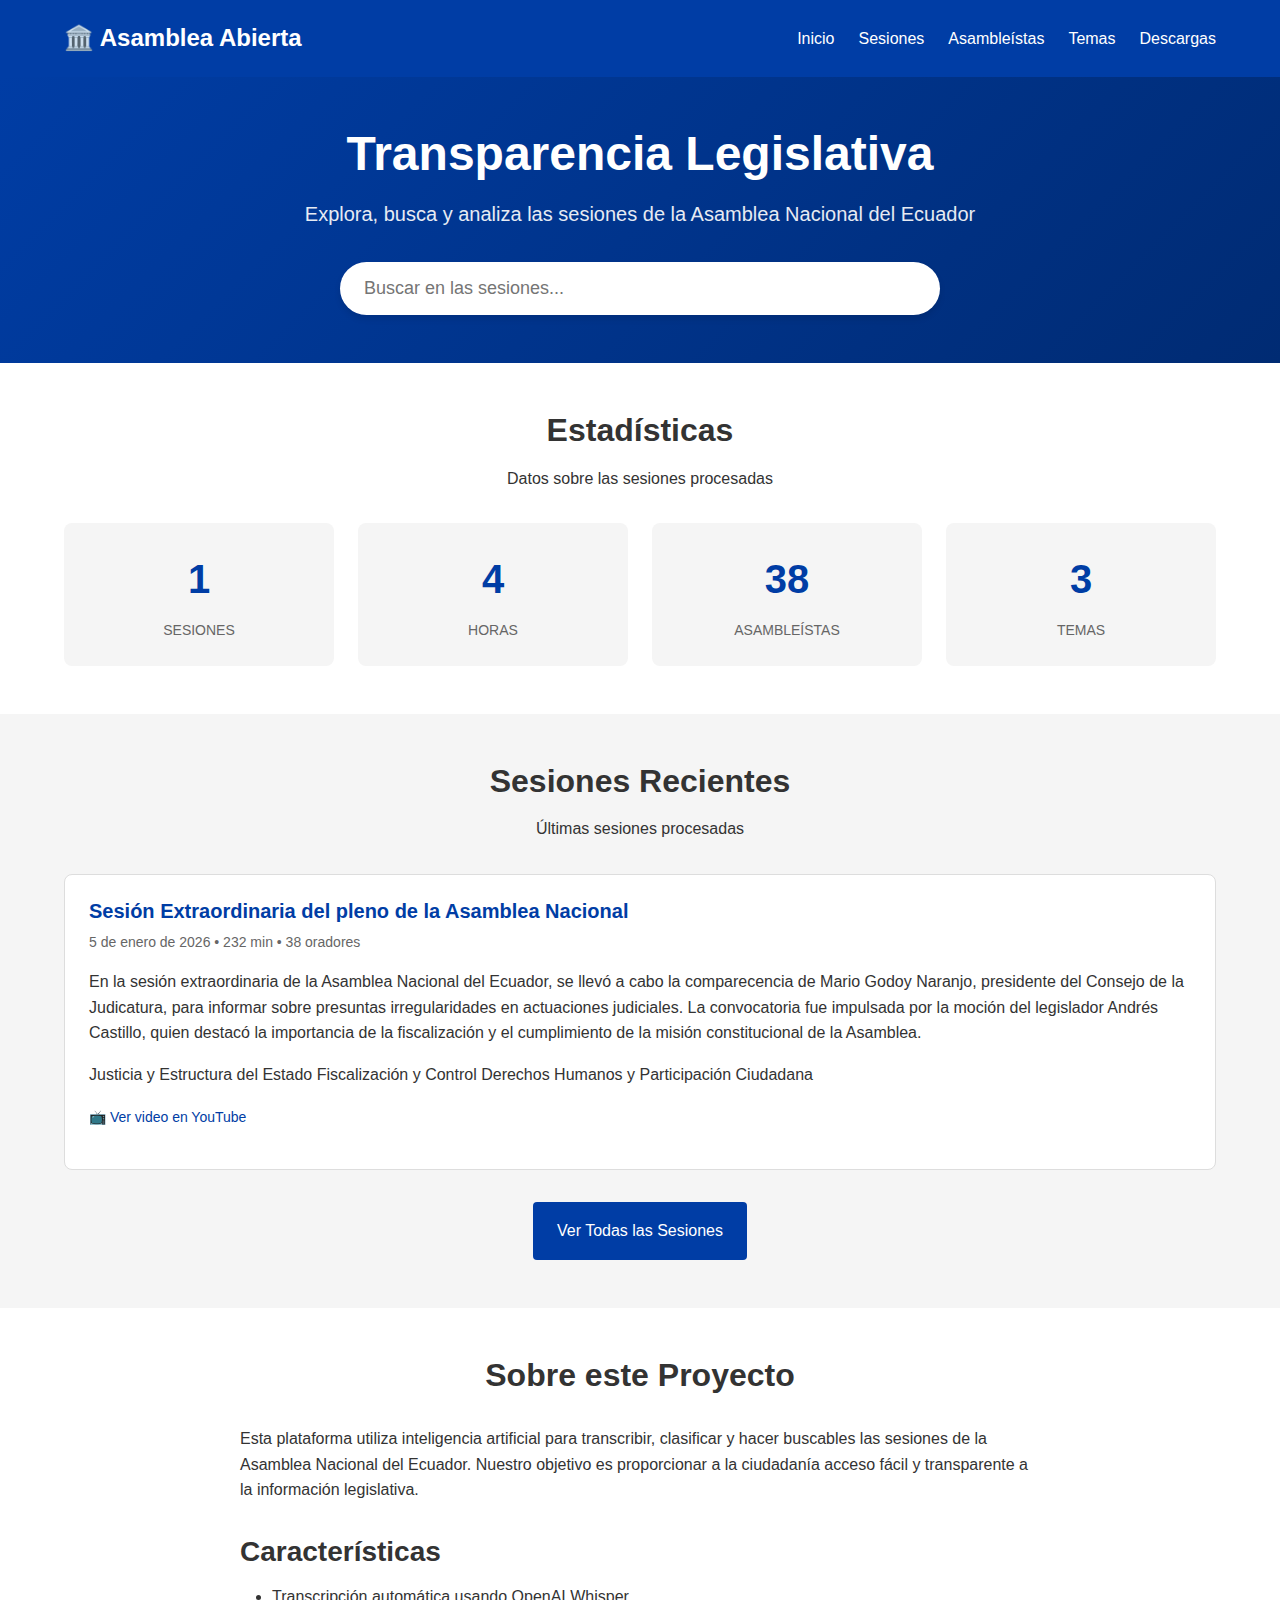
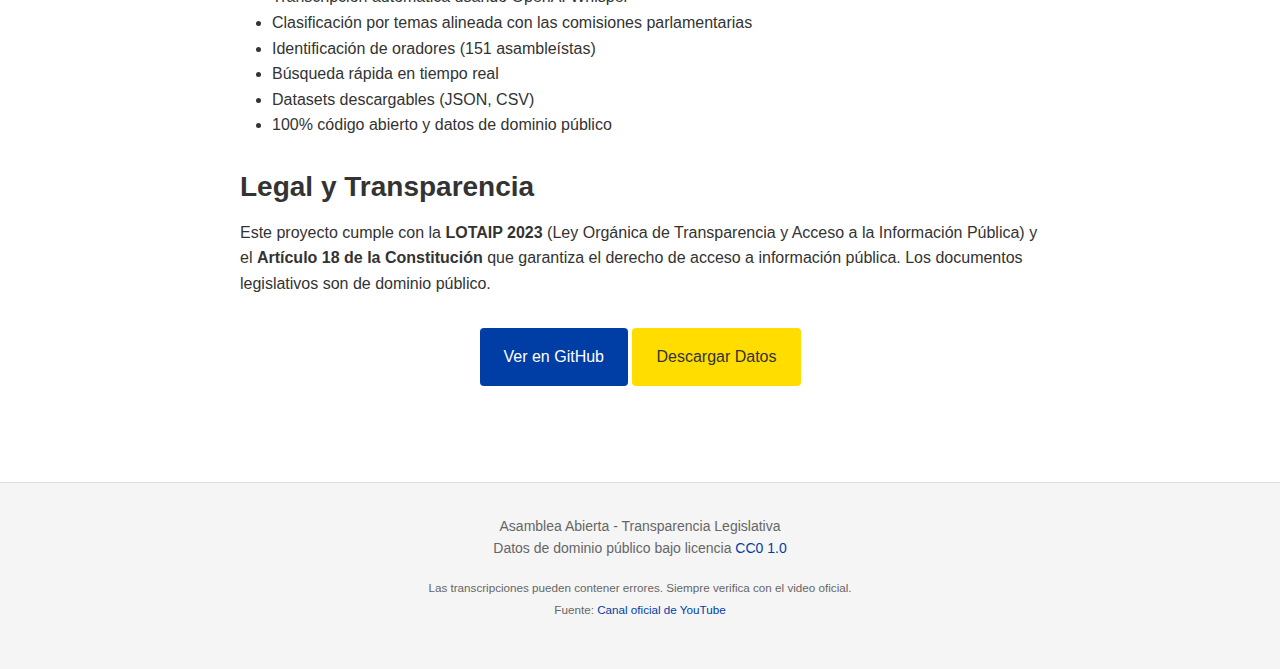
<file: docs/index.html>
<!DOCTYPE html>
<html lang="es">
<head>
    <meta charset="UTF-8">
    <meta name="viewport" content="width=device-width, initial-scale=1.0">
    <meta name="description" content="Plataforma de transparencia para la Asamblea Nacional del Ecuador. Busca, explora y analiza las sesiones legislativas.">
    <meta name="keywords" content="Asamblea Nacional, Ecuador, transparencia, sesiones, legislativas">
    <meta name="author" content="Transparency Platform">

    <title>Asamblea Abierta - Transparencia Legislativa</title>

    <link rel="stylesheet" href="assets/css/main.css">
</head>
<body>
    <header>
        <div class="container">
            <h1>🏛️ Asamblea Abierta</h1>
            <nav>
                <ul>
                    <li><a href="index.html">Inicio</a></li>
                    <li><a href="sessions.html">Sesiones</a></li>
                    <li><a href="speakers.html">Asambleístas</a></li>
                    <li><a href="topics.html">Temas</a></li>
                    <li><a href="download.html">Descargas</a></li>
                </ul>
            </nav>
        </div>
    </header>

    <section class="hero">
        <div class="container">
            <h1>Transparencia Legislativa</h1>
            <p>Explora, busca y analiza las sesiones de la Asamblea Nacional del Ecuador</p>

            <div class="search-bar">
                <input
                    type="text"
                    id="search-input"
                    placeholder="Buscar en las sesiones..."
                    autocomplete="off"
                >
            </div>
        </div>
    </section>

    <section class="section">
        <div class="container">
            <div class="section-header">
                <h2>Estadísticas</h2>
                <p>Datos sobre las sesiones procesadas</p>
            </div>

            <div class="stats-grid">
                <div class="stat-card">
                    <div class="stat-number" id="stat-sessions">-</div>
                    <div class="stat-label">Sesiones</div>
                </div>
                <div class="stat-card">
                    <div class="stat-number" id="stat-hours">-</div>
                    <div class="stat-label">Horas</div>
                </div>
                <div class="stat-card">
                    <div class="stat-number" id="stat-speakers">-</div>
                    <div class="stat-label">Asambleístas</div>
                </div>
                <div class="stat-card">
                    <div class="stat-number" id="stat-topics">-</div>
                    <div class="stat-label">Temas</div>
                </div>
            </div>
        </div>
    </section>

    <section class="section" style="background-color: var(--bg-light);">
        <div class="container">
            <div class="section-header">
                <h2>Sesiones Recientes</h2>
                <p>Últimas sesiones procesadas</p>
            </div>

            <div class="card-grid" id="recent-sessions">
                <!-- Sessions will be loaded dynamically -->
                <div class="card">
                    <h3 class="card-title">Cargando...</h3>
                    <p class="card-meta">Obteniendo datos...</p>
                    <div class="card-content">
                        <p>Por favor espere mientras cargamos las sesiones más recientes.</p>
                    </div>
                </div>
            </div>

            <div class="text-center mt-4">
                <a href="sessions.html" class="btn">Ver Todas las Sesiones</a>
            </div>
        </div>
    </section>

    <section class="section">
        <div class="container">
            <div class="section-header">
                <h2>Sobre este Proyecto</h2>
            </div>

            <div style="max-width: 800px; margin: 0 auto;">
                <p>
                    Esta plataforma utiliza inteligencia artificial para transcribir, clasificar y hacer
                    buscables las sesiones de la Asamblea Nacional del Ecuador. Nuestro objetivo es
                    proporcionar a la ciudadanía acceso fácil y transparente a la información legislativa.
                </p>

                <h3 class="mt-4">Características</h3>
                <ul style="margin-left: 2rem; margin-bottom: 1rem;">
                    <li>Transcripción automática usando OpenAI Whisper</li>
                    <li>Clasificación por temas alineada con las comisiones parlamentarias</li>
                    <li>Identificación de oradores (151 asambleístas)</li>
                    <li>Búsqueda rápida en tiempo real</li>
                    <li>Datasets descargables (JSON, CSV)</li>
                    <li>100% código abierto y datos de dominio público</li>
                </ul>

                <h3 class="mt-4">Legal y Transparencia</h3>
                <p>
                    Este proyecto cumple con la <strong>LOTAIP 2023</strong> (Ley Orgánica de
                    Transparencia y Acceso a la Información Pública) y el <strong>Artículo 18
                    de la Constitución</strong> que garantiza el derecho de acceso a información
                    pública. Los documentos legislativos son de dominio público.
                </p>

                <div class="text-center mt-4">
                    <a href="https://github.com/tu-usuario/asamblea-nacional" class="btn" target="_blank">
                        Ver en GitHub
                    </a>
                    <a href="download.html" class="btn btn-secondary">
                        Descargar Datos
                    </a>
                </div>
            </div>
        </div>
    </section>

    <footer>
        <div class="container">
            <p>
                Asamblea Abierta - Transparencia Legislativa<br>
                Datos de dominio público bajo licencia <a href="https://creativecommons.org/publicdomain/zero/1.0/" target="_blank">CC0 1.0</a>
            </p>
            <p>
                <small>
                    Las transcripciones pueden contener errores. Siempre verifica con el video oficial.<br>
                    Fuente: <a href="https://www.youtube.com/@AsambleaNacionalEc" target="_blank">Canal oficial de YouTube</a>
                </small>
            </p>
        </div>
    </footer>

    <script src="assets/js/main.js"></script>
</body>
</html>
</file>
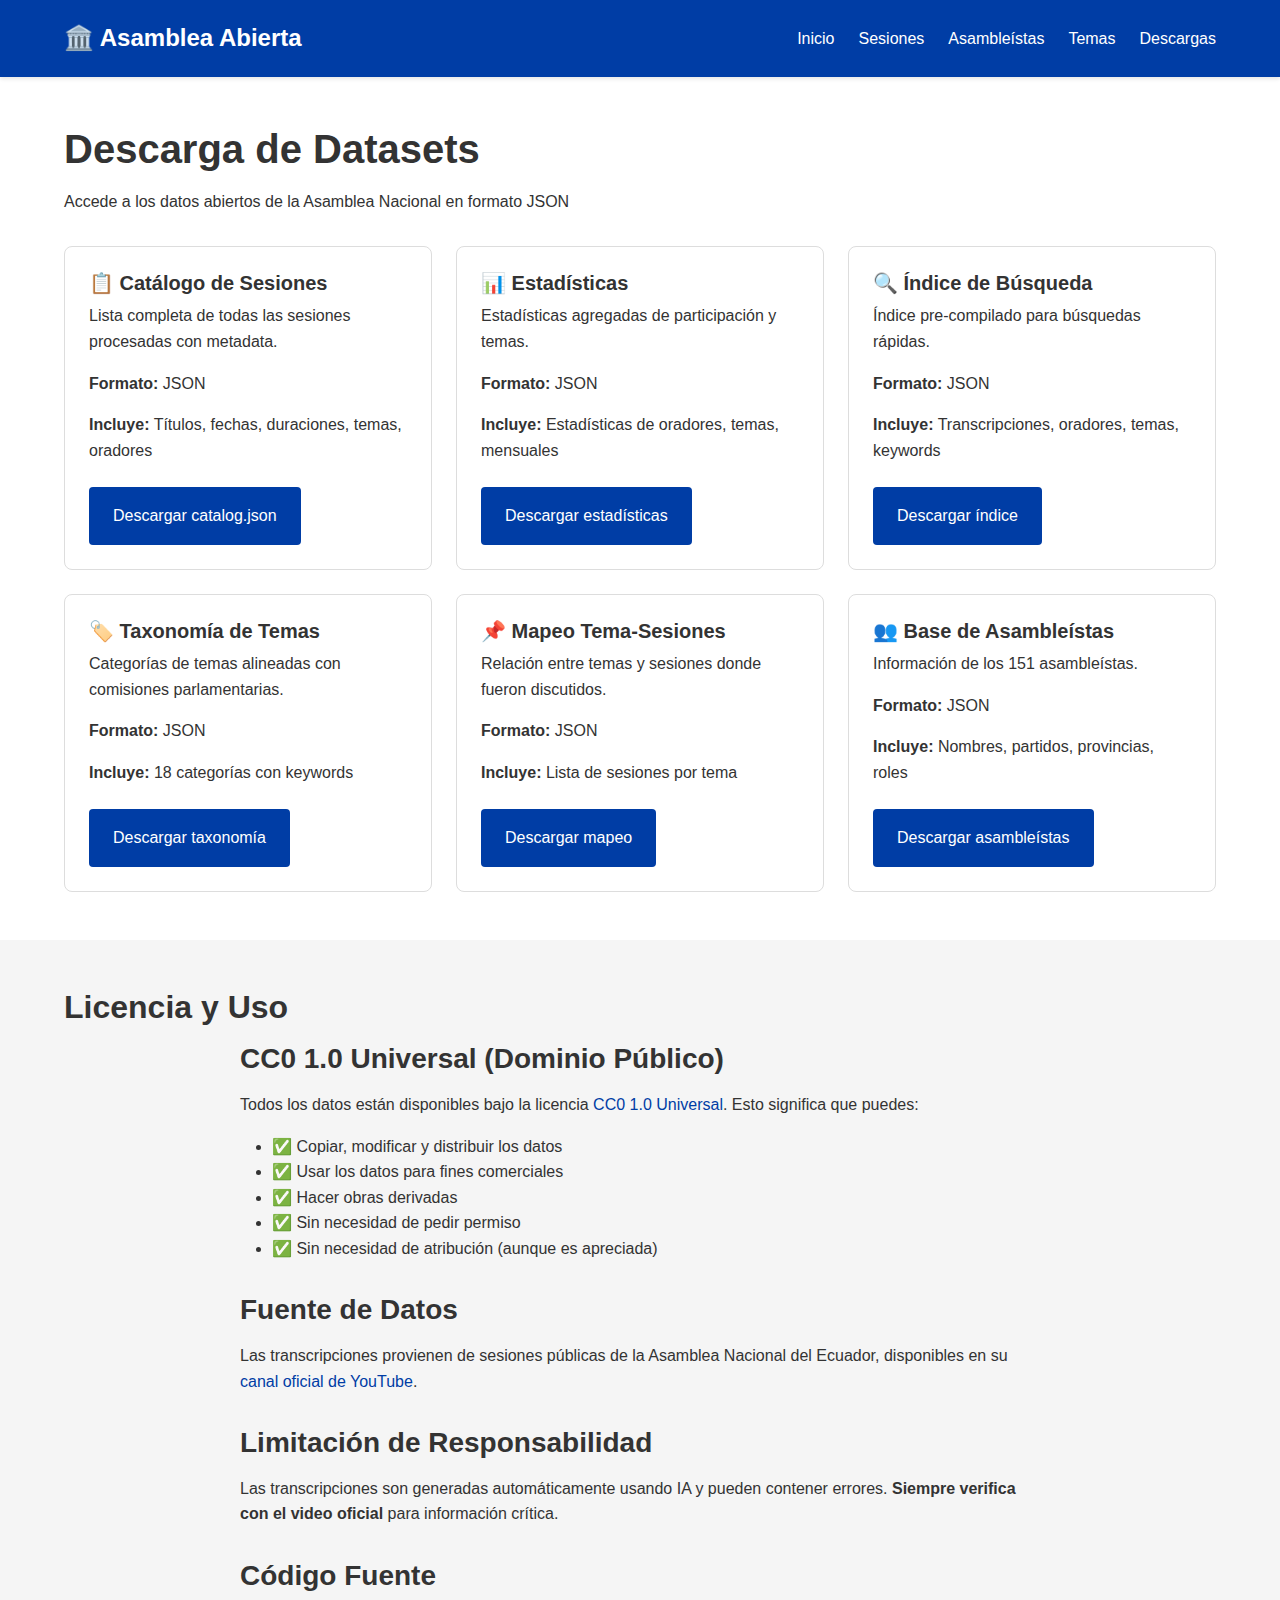
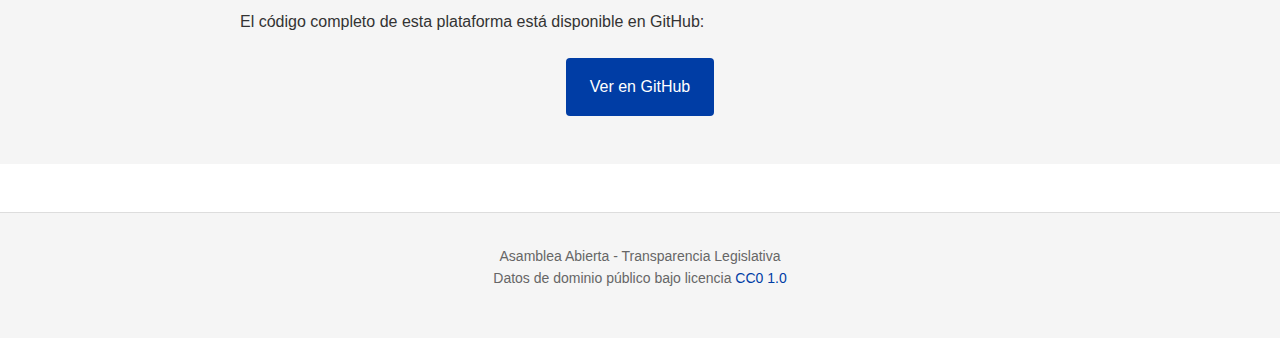
<file: docs/download.html>
<!DOCTYPE html>
<html lang="es">
<head>
    <meta charset="UTF-8">
    <meta name="viewport" content="width=device-width, initial-scale=1.0">
    <meta name="description" content="Descarga datasets de las sesiones de la Asamblea Nacional">
    <title>Descargas - Asamblea Abierta</title>
    <link rel="stylesheet" href="assets/css/main.css">
</head>
<body>
    <header>
        <div class="container">
            <h1>🏛️ Asamblea Abierta</h1>
            <nav>
                <ul>
                    <li><a href="index.html">Inicio</a></li>
                    <li><a href="sessions.html">Sesiones</a></li>
                    <li><a href="speakers.html">Asambleístas</a></li>
                    <li><a href="topics.html">Temas</a></li>
                    <li><a href="download.html">Descargas</a></li>
                </ul>
            </nav>
        </div>
    </header>

    <section class="section">
        <div class="container">
            <h1>Descarga de Datasets</h1>
            <p>Accede a los datos abiertos de la Asamblea Nacional en formato JSON</p>

            <div class="card-grid mt-4">
                <div class="card">
                    <h3 class="card-title">📋 Catálogo de Sesiones</h3>
                    <p>Lista completa de todas las sesiones procesadas con metadata.</p>
                    <p class="mt-2"><strong>Formato:</strong> JSON</p>
                    <p><strong>Incluye:</strong> Títulos, fechas, duraciones, temas, oradores</p>
                    <div class="mt-3">
                        <a href="./data/catalog.json" class="btn" download>Descargar catalog.json</a>
                    </div>
                </div>

                <div class="card">
                    <h3 class="card-title">📊 Estadísticas</h3>
                    <p>Estadísticas agregadas de participación y temas.</p>
                    <p class="mt-2"><strong>Formato:</strong> JSON</p>
                    <p><strong>Incluye:</strong> Estadísticas de oradores, temas, mensuales</p>
                    <div class="mt-3">
                        <a href="./data/stats/all-time.json" class="btn" download>Descargar estadísticas</a>
                    </div>
                </div>

                <div class="card">
                    <h3 class="card-title">🔍 Índice de Búsqueda</h3>
                    <p>Índice pre-compilado para búsquedas rápidas.</p>
                    <p class="mt-2"><strong>Formato:</strong> JSON</p>
                    <p><strong>Incluye:</strong> Transcripciones, oradores, temas, keywords</p>
                    <div class="mt-3">
                        <a href="./data/search/index.json" class="btn" download>Descargar índice</a>
                    </div>
                </div>

                <div class="card">
                    <h3 class="card-title">🏷️ Taxonomía de Temas</h3>
                    <p>Categorías de temas alineadas con comisiones parlamentarias.</p>
                    <p class="mt-2"><strong>Formato:</strong> JSON</p>
                    <p><strong>Incluye:</strong> 18 categorías con keywords</p>
                    <div class="mt-3">
                        <a href="./data/topics/taxonomy.json" class="btn" download>Descargar taxonomía</a>
                    </div>
                </div>

                <div class="card">
                    <h3 class="card-title">📌 Mapeo Tema-Sesiones</h3>
                    <p>Relación entre temas y sesiones donde fueron discutidos.</p>
                    <p class="mt-2"><strong>Formato:</strong> JSON</p>
                    <p><strong>Incluye:</strong> Lista de sesiones por tema</p>
                    <div class="mt-3">
                        <a href="./data/topics/topic-sessions.json" class="btn" download>Descargar mapeo</a>
                    </div>
                </div>

                <div class="card">
                    <h3 class="card-title">👥 Base de Asambleístas</h3>
                    <p>Información de los 151 asambleístas.</p>
                    <p class="mt-2"><strong>Formato:</strong> JSON</p>
                    <p><strong>Incluye:</strong> Nombres, partidos, provincias, roles</p>
                    <div class="mt-3">
                        <a href="./data/speakers/asambleistas.json" class="btn" download>Descargar asambleístas</a>
                    </div>
                </div>
            </div>
        </div>
    </section>

    <section class="section" style="background-color: var(--bg-light);">
        <div class="container">
            <h2>Licencia y Uso</h2>

            <div style="max-width: 800px; margin: 0 auto;">
                <h3>CC0 1.0 Universal (Dominio Público)</h3>
                <p>
                    Todos los datos están disponibles bajo la licencia
                    <a href="https://creativecommons.org/publicdomain/zero/1.0/" target="_blank">CC0 1.0 Universal</a>.
                    Esto significa que puedes:
                </p>

                <ul style="margin-left: 2rem; margin-top: 1rem;">
                    <li>✅ Copiar, modificar y distribuir los datos</li>
                    <li>✅ Usar los datos para fines comerciales</li>
                    <li>✅ Hacer obras derivadas</li>
                    <li>✅ Sin necesidad de pedir permiso</li>
                    <li>✅ Sin necesidad de atribución (aunque es apreciada)</li>
                </ul>

                <h3 class="mt-4">Fuente de Datos</h3>
                <p>
                    Las transcripciones provienen de sesiones públicas de la Asamblea Nacional del Ecuador,
                    disponibles en su
                    <a href="https://www.youtube.com/@AsambleaNacionalEc" target="_blank">canal oficial de YouTube</a>.
                </p>

                <h3 class="mt-4">Limitación de Responsabilidad</h3>
                <p>
                    Las transcripciones son generadas automáticamente usando IA y pueden contener errores.
                    <strong>Siempre verifica con el video oficial</strong> para información crítica.
                </p>

                <h3 class="mt-4">Código Fuente</h3>
                <p>
                    El código completo de esta plataforma está disponible en GitHub:
                </p>
                <div class="text-center mt-3">
                    <a href="https://github.com/tu-usuario/asamblea-nacional" class="btn" target="_blank">
                        Ver en GitHub
                    </a>
                </div>
            </div>
        </div>
    </section>

    <footer>
        <div class="container">
            <p>
                Asamblea Abierta - Transparencia Legislativa<br>
                Datos de dominio público bajo licencia <a href="https://creativecommons.org/publicdomain/zero/1.0/" target="_blank">CC0 1.0</a>
            </p>
        </div>
    </footer>
</body>
</html>
</file>
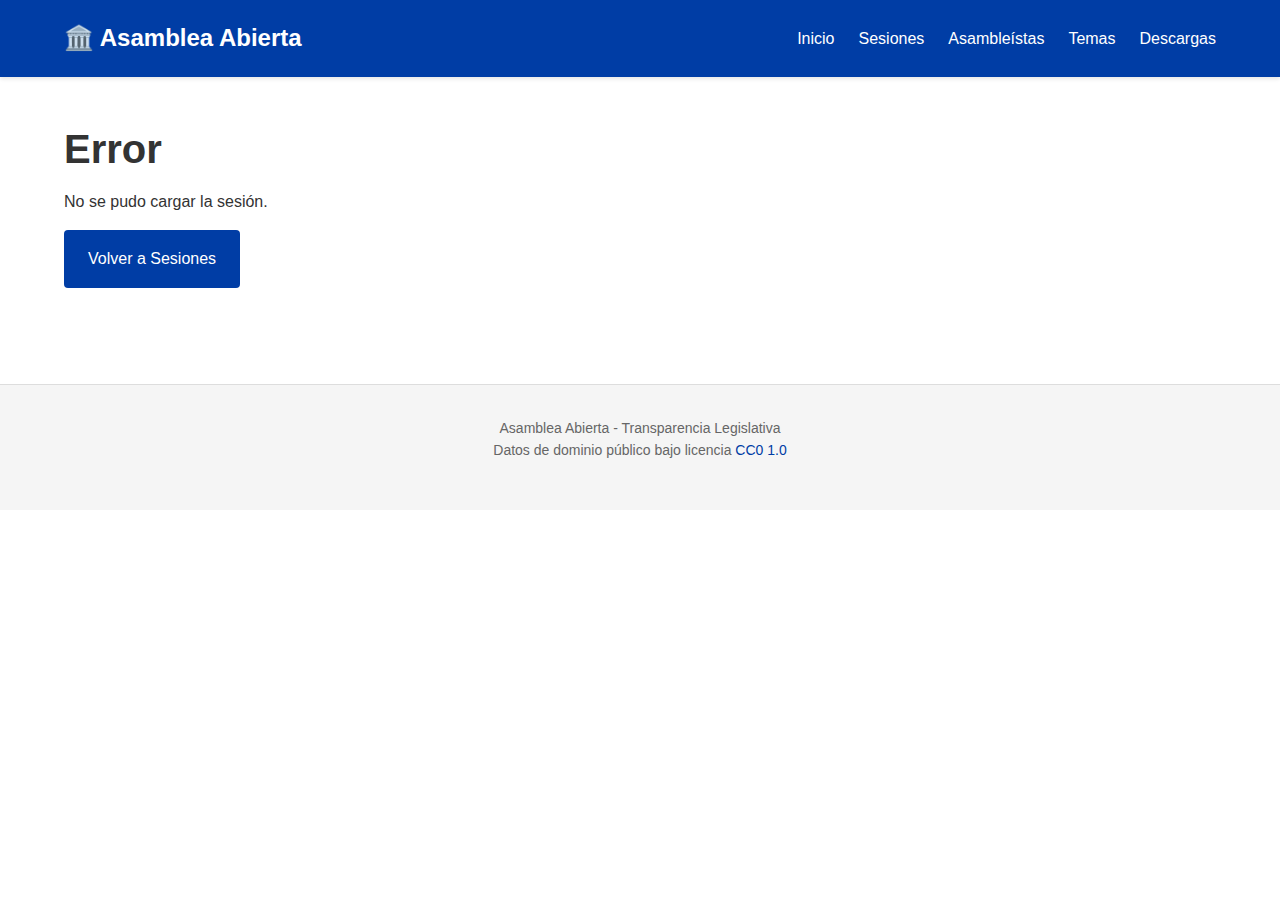
<file: docs/session-detail.html>
<!DOCTYPE html>
<html lang="es">
<head>
    <meta charset="UTF-8">
    <meta name="viewport" content="width=device-width, initial-scale=1.0">
    <title>Sesión - Asamblea Abierta</title>
    <link rel="stylesheet" href="assets/css/main.css">
</head>
<body>
    <header>
        <div class="container">
            <h1>🏛️ Asamblea Abierta</h1>
            <nav>
                <ul>
                    <li><a href="index.html">Inicio</a></li>
                    <li><a href="sessions.html">Sesiones</a></li>
                    <li><a href="speakers.html">Asambleístas</a></li>
                    <li><a href="topics.html">Temas</a></li>
                    <li><a href="download.html">Descargas</a></li>
                </ul>
            </nav>
        </div>
    </header>

    <section class="section">
        <div class="container">
            <div id="session-loading">
                <h1>Cargando sesión...</h1>
            </div>

            <div id="session-content" style="display: none;">
                <h1 id="session-title"></h1>

                <div class="card mt-3">
                    <div id="session-metadata"></div>
                </div>

                <div class="card mt-3">
                    <h3>Resumen</h3>
                    <p id="session-summary"></p>
                </div>

                <div class="card mt-3">
                    <h3>Temas Discutidos</h3>
                    <div id="session-topics"></div>
                </div>

                <div class="card mt-3">
                    <h3>Palabras Clave</h3>
                    <div id="session-keywords"></div>
                </div>

                <div class="card mt-3">
                    <h3>Transcripción Completa</h3>
                    <p style="color: var(--text-light); font-size: 0.875rem;">
                        Transcripción automática generada con IA. Puede contener errores.
                        <a id="youtube-link" href="#" target="_blank">Ver video oficial en YouTube</a>
                    </p>

                    <div style="margin: 1rem 0;">
                        <label>
                            <input type="checkbox" id="filter-identified" style="margin-right: 0.5rem;">
                            Mostrar solo segmentos con orador identificado
                        </label>
                    </div>

                    <div id="transcript" style="max-height: 600px; overflow-y: auto; background: var(--bg-light); padding: 1rem; border-radius: 4px; margin-top: 1rem;">
                    </div>
                </div>

                <div class="card mt-3">
                    <h3>Descargar Datos</h3>
                    <p>
                        <a id="download-json" class="btn" download>Descargar JSON completo</a>
                    </p>
                </div>
            </div>

            <div id="session-error" style="display: none;">
                <h1>Error</h1>
                <p>No se pudo cargar la sesión.</p>
                <a href="sessions.html" class="btn">Volver a Sesiones</a>
            </div>
        </div>
    </section>

    <footer>
        <div class="container">
            <p>
                Asamblea Abierta - Transparencia Legislativa<br>
                Datos de dominio público bajo licencia <a href="https://creativecommons.org/publicdomain/zero/1.0/" target="_blank">CC0 1.0</a>
            </p>
        </div>
    </footer>

    <script>
        // Get session ID from URL parameter
        const urlParams = new URLSearchParams(window.location.search);
        const sessionId = urlParams.get('id');

        if (!sessionId) {
            document.getElementById('session-loading').style.display = 'none';
            document.getElementById('session-error').style.display = 'block';
        } else {
            loadSession(sessionId);
        }

        async function loadSession(sessionId) {
            try {
                // Load session data
                const response = await fetch(`data/sessions/${sessionId}.json`);

                if (!response.ok) {
                    throw new Error('Session not found');
                }

                const session = await response.json();

                // Hide loading, show content
                document.getElementById('session-loading').style.display = 'none';
                document.getElementById('session-content').style.display = 'block';

                // Populate page
                document.getElementById('session-title').textContent = session.title || 'Sesión';

                // Metadata
                const date = new Date(session.date);
                const formattedDate = date.toLocaleDateString('es-EC', {
                    year: 'numeric',
                    month: 'long',
                    day: 'numeric'
                });
                const durationMinutes = Math.round(session.duration / 60);
                const speakerCount = session.speaker_stats ? session.speaker_stats.length : 0;

                document.getElementById('session-metadata').innerHTML = `
                    <p><strong>📅 Fecha:</strong> ${formattedDate}</p>
                    <p><strong>⏱️ Duración:</strong> ${durationMinutes} minutos (${(durationMinutes/60).toFixed(1)} horas)</p>
                    <p><strong>🎤 Oradores:</strong> ${speakerCount}</p>
                    <p><strong>📺 Video:</strong> <a href="${session.source_url}" target="_blank">Ver en YouTube</a></p>
                `;

                // Summary
                const summary = session.classification?.summary || 'No disponible';
                document.getElementById('session-summary').textContent = summary;

                // Topics
                const topics = session.classification?.topics || [];
                document.getElementById('session-topics').innerHTML = topics.map(topic =>
                    `<span style="display: inline-block; background: var(--primary-color); color: white; padding: 0.5rem 1rem; margin: 0.25rem; border-radius: 4px;">${topic}</span>`
                ).join('');

                // Keywords
                const keywords = session.classification?.keywords || [];
                document.getElementById('session-keywords').innerHTML = keywords.map(kw =>
                    `<span style="display: inline-block; background: var(--bg-light); padding: 0.25rem 0.5rem; margin: 0.25rem; border-radius: 4px; font-size: 0.875rem;">${kw}</span>`
                ).join('');

                // Transcript - render segments with timestamps and speakers
                const segments = session.segments || [];
                renderTranscript(segments, session.source_url);

                // Links
                document.getElementById('youtube-link').href = session.source_url;
                document.getElementById('download-json').href = `data/sessions/${sessionId}.json`;

                // Filter checkbox
                document.getElementById('filter-identified').addEventListener('change', (e) => {
                    renderTranscript(segments, session.source_url, e.target.checked);
                });

            } catch (error) {
                console.error('Error loading session:', error);
                document.getElementById('session-loading').style.display = 'none';
                document.getElementById('session-error').style.display = 'block';
            }
        }

        function formatTime(seconds) {
            const hours = Math.floor(seconds / 3600);
            const minutes = Math.floor((seconds % 3600) / 60);
            const secs = Math.floor(seconds % 60);

            if (hours > 0) {
                return `${hours}:${minutes.toString().padStart(2, '0')}:${secs.toString().padStart(2, '0')}`;
            }
            return `${minutes}:${secs.toString().padStart(2, '0')}`;
        }

        function getYouTubeTimestampUrl(baseUrl, seconds) {
            const timeInSeconds = Math.floor(seconds);
            return `${baseUrl}&t=${timeInSeconds}s`;
        }

        function renderTranscript(segments, youtubeUrl, filterIdentified = false) {
            const container = document.getElementById('transcript');

            if (!segments || segments.length === 0) {
                container.innerHTML = '<p>Transcripción no disponible</p>';
                return;
            }

            // Filter segments if needed
            const displaySegments = filterIdentified
                ? segments.filter(seg => seg.speaker && seg.speaker.id !== 'UNIDENTIFIED')
                : segments;

            if (displaySegments.length === 0) {
                container.innerHTML = '<p>No hay segmentos con orador identificado</p>';
                return;
            }

            // Group consecutive segments by speaker for better readability
            const grouped = [];
            let currentGroup = null;

            displaySegments.forEach(segment => {
                const speakerId = segment.speaker?.id || 'UNIDENTIFIED';

                if (!currentGroup || currentGroup.speakerId !== speakerId) {
                    if (currentGroup) {
                        grouped.push(currentGroup);
                    }
                    currentGroup = {
                        speakerId: speakerId,
                        speakerName: segment.speaker?.name || 'No identificado',
                        confidence: segment.speaker?.confidence || 0,
                        start: segment.start,
                        segments: [segment]
                    };
                } else {
                    currentGroup.segments.push(segment);
                }
            });

            if (currentGroup) {
                grouped.push(currentGroup);
            }

            // Render grouped segments
            let html = '';
            grouped.forEach(group => {
                const isIdentified = group.speakerId !== 'UNIDENTIFIED';
                const speakerColor = isIdentified ? 'var(--primary-color)' : 'var(--text-light)';
                const confidenceText = isIdentified ? ` (${Math.round(group.confidence * 100)}%)` : '';

                const timeUrl = getYouTubeTimestampUrl(youtubeUrl, group.start);
                const timeLabel = formatTime(group.start);

                html += `
                    <div style="margin-bottom: 1.5rem; padding-bottom: 1rem; border-bottom: 1px solid #e0e0e0;">
                        <div style="display: flex; align-items: center; margin-bottom: 0.5rem;">
                            <a href="${timeUrl}" target="_blank"
                               style="color: var(--primary-color); text-decoration: none; font-weight: bold; font-size: 0.875rem; margin-right: 1rem;"
                               title="Ir al minuto ${timeLabel} en YouTube">
                                🕒 ${timeLabel}
                            </a>
                            <span style="color: ${speakerColor}; font-weight: bold;">
                                ${group.speakerName}${confidenceText}
                            </span>
                        </div>
                        <div style="line-height: 1.8; color: var(--text-dark);">
                            ${group.segments.map(seg => seg.text).join(' ')}
                        </div>
                    </div>
                `;
            });

            container.innerHTML = html;
        }
    </script>
</body>
</html>
</file>
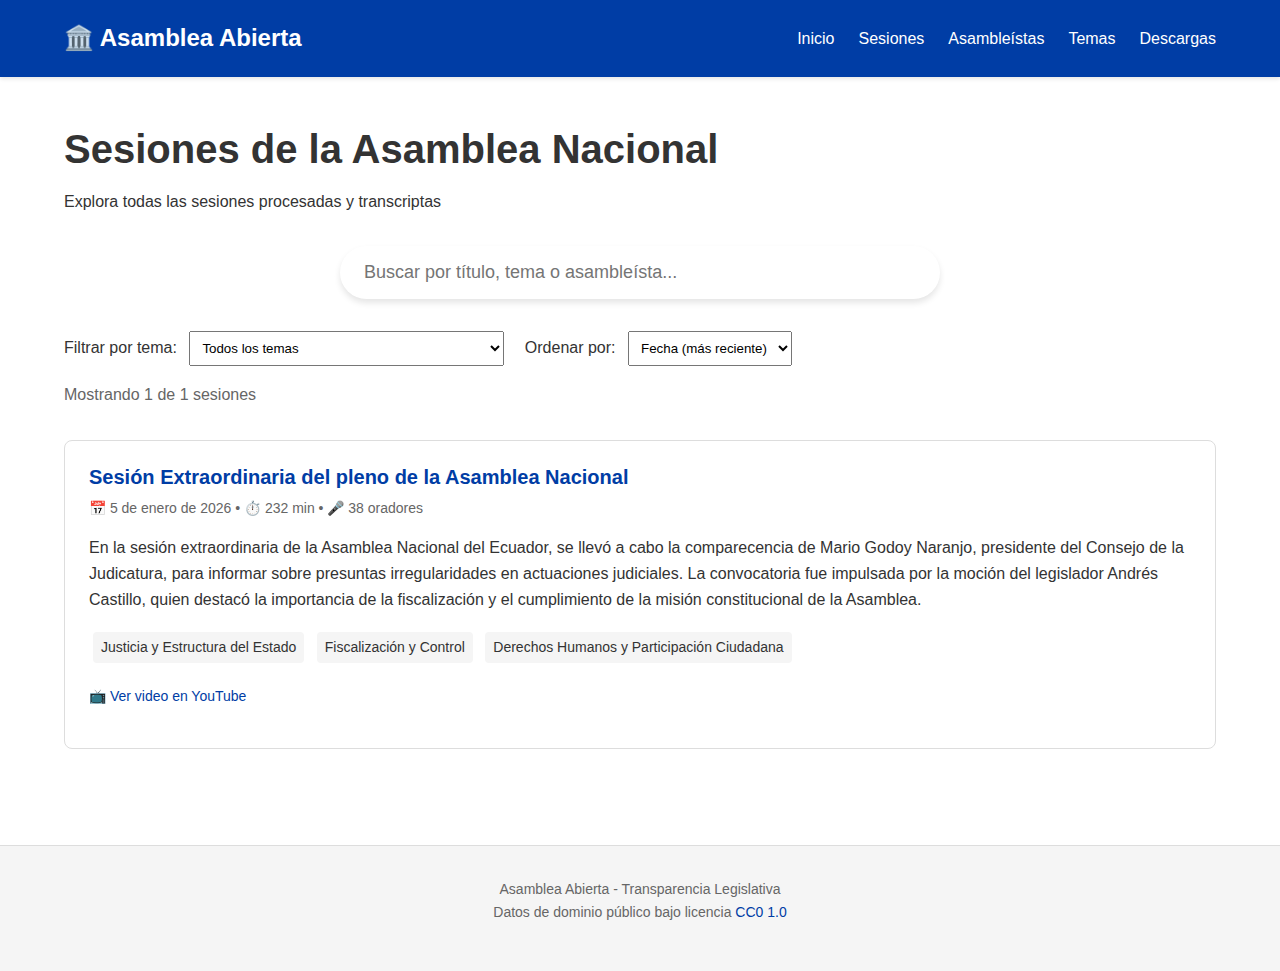
<file: docs/sessions.html>
<!DOCTYPE html>
<html lang="es">
<head>
    <meta charset="UTF-8">
    <meta name="viewport" content="width=device-width, initial-scale=1.0">
    <meta name="description" content="Explora todas las sesiones de la Asamblea Nacional del Ecuador">
    <title>Sesiones - Asamblea Abierta</title>
    <link rel="stylesheet" href="assets/css/main.css">
</head>
<body>
    <header>
        <div class="container">
            <h1>🏛️ Asamblea Abierta</h1>
            <nav>
                <ul>
                    <li><a href="index.html">Inicio</a></li>
                    <li><a href="sessions.html">Sesiones</a></li>
                    <li><a href="speakers.html">Asambleístas</a></li>
                    <li><a href="topics.html">Temas</a></li>
                    <li><a href="download.html">Descargas</a></li>
                </ul>
            </nav>
        </div>
    </header>

    <section class="section">
        <div class="container">
            <h1>Sesiones de la Asamblea Nacional</h1>
            <p>Explora todas las sesiones procesadas y transcriptas</p>

            <div class="search-bar mt-4">
                <input
                    type="text"
                    id="search-input"
                    placeholder="Buscar por título, tema o asambleísta..."
                    autocomplete="off"
                >
            </div>

            <div class="mt-4">
                <label for="filter-topic">Filtrar por tema:</label>
                <select id="filter-topic" style="padding: 0.5rem; margin-left: 0.5rem;">
                    <option value="">Todos los temas</option>
                </select>

                <label for="sort-by" style="margin-left: 1rem;">Ordenar por:</label>
                <select id="sort-by" style="padding: 0.5rem; margin-left: 0.5rem;">
                    <option value="date-desc">Fecha (más reciente)</option>
                    <option value="date-asc">Fecha (más antigua)</option>
                    <option value="duration-desc">Duración (mayor)</option>
                    <option value="duration-asc">Duración (menor)</option>
                </select>
            </div>

            <div id="sessions-count" class="mt-2" style="color: var(--text-light);">
                Cargando sesiones...
            </div>

            <div id="sessions-list" class="card-grid mt-4">
                <!-- Sessions will be loaded dynamically -->
                <div class="card">
                    <h3 class="card-title">Cargando...</h3>
                    <p class="card-meta">Por favor espere...</p>
                </div>
            </div>

            <div id="no-results" style="display: none; text-align: center; padding: 2rem;">
                <h3>No se encontraron sesiones</h3>
                <p>Intenta con otros criterios de búsqueda</p>
            </div>
        </div>
    </section>

    <footer>
        <div class="container">
            <p>
                Asamblea Abierta - Transparencia Legislativa<br>
                Datos de dominio público bajo licencia <a href="https://creativecommons.org/publicdomain/zero/1.0/" target="_blank">CC0 1.0</a>
            </p>
        </div>
    </footer>

    <script src="assets/js/sessions.js"></script>
</body>
</html>
</file>
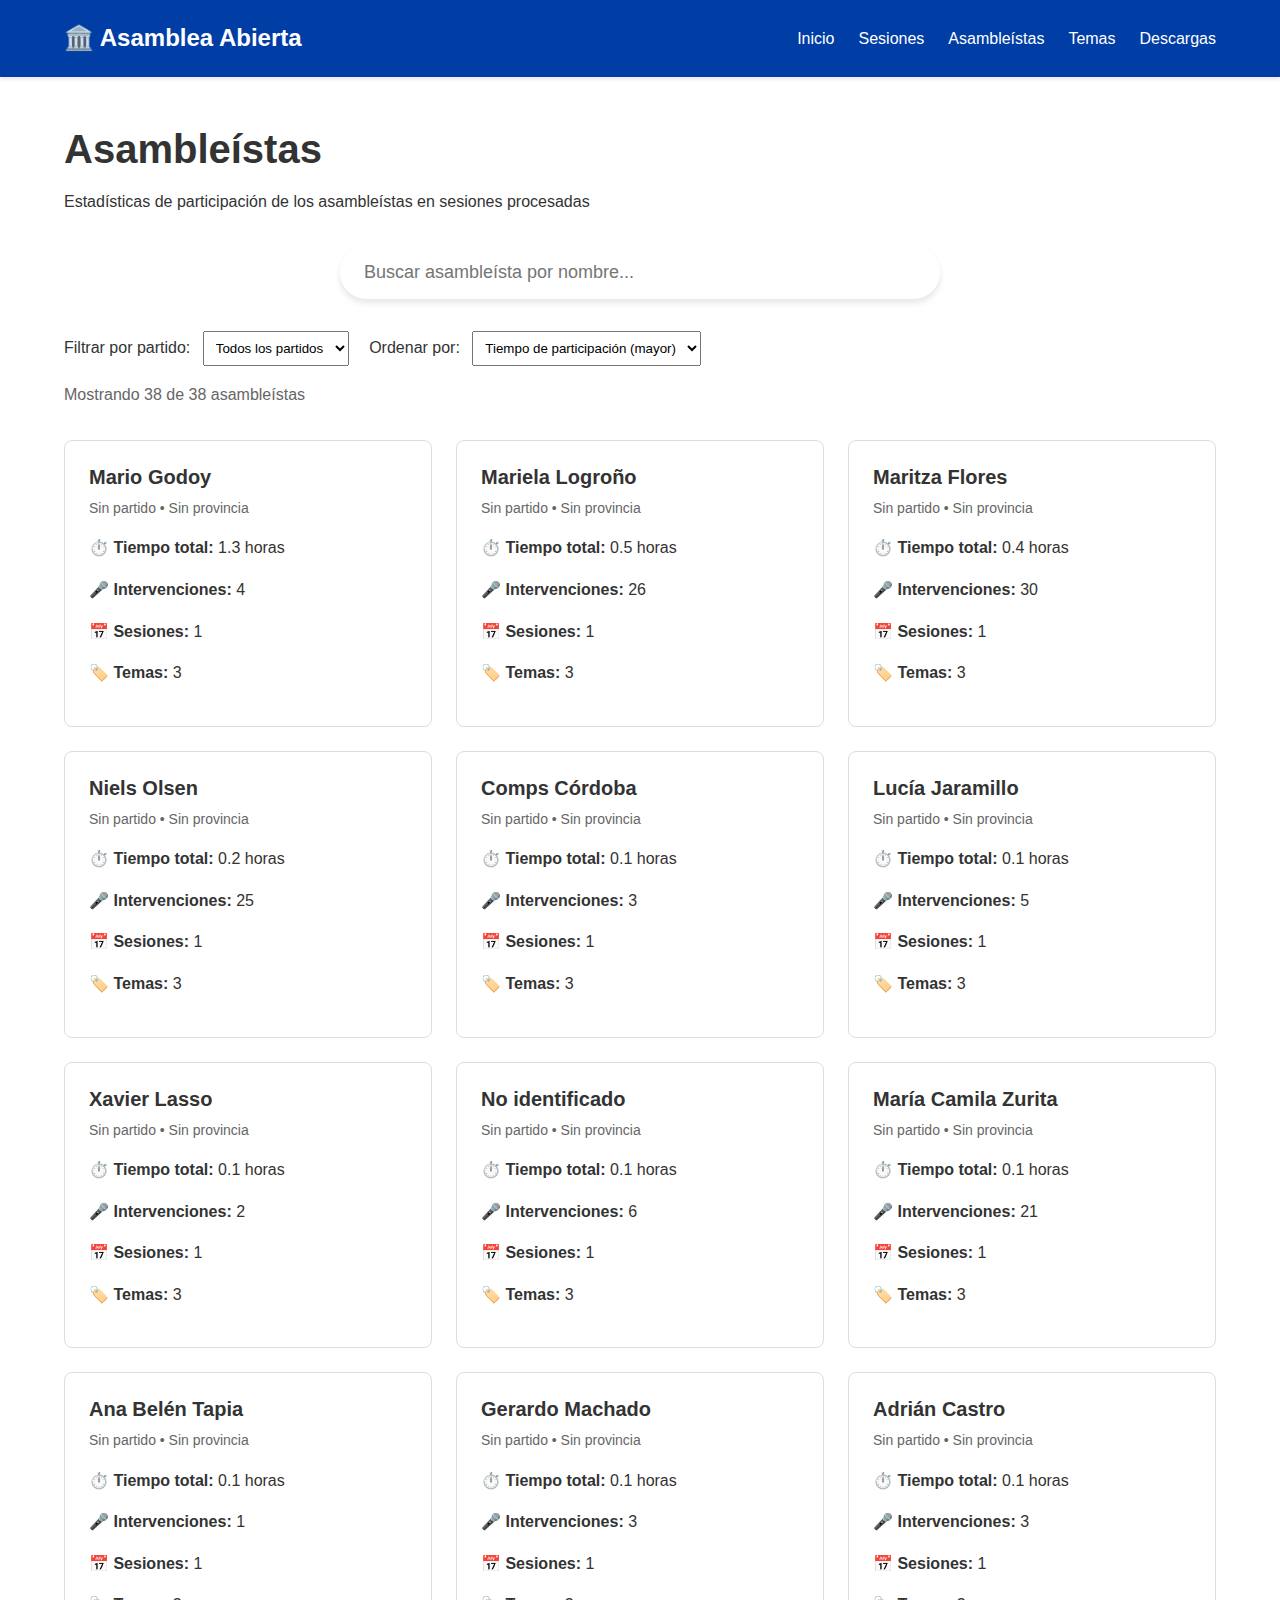
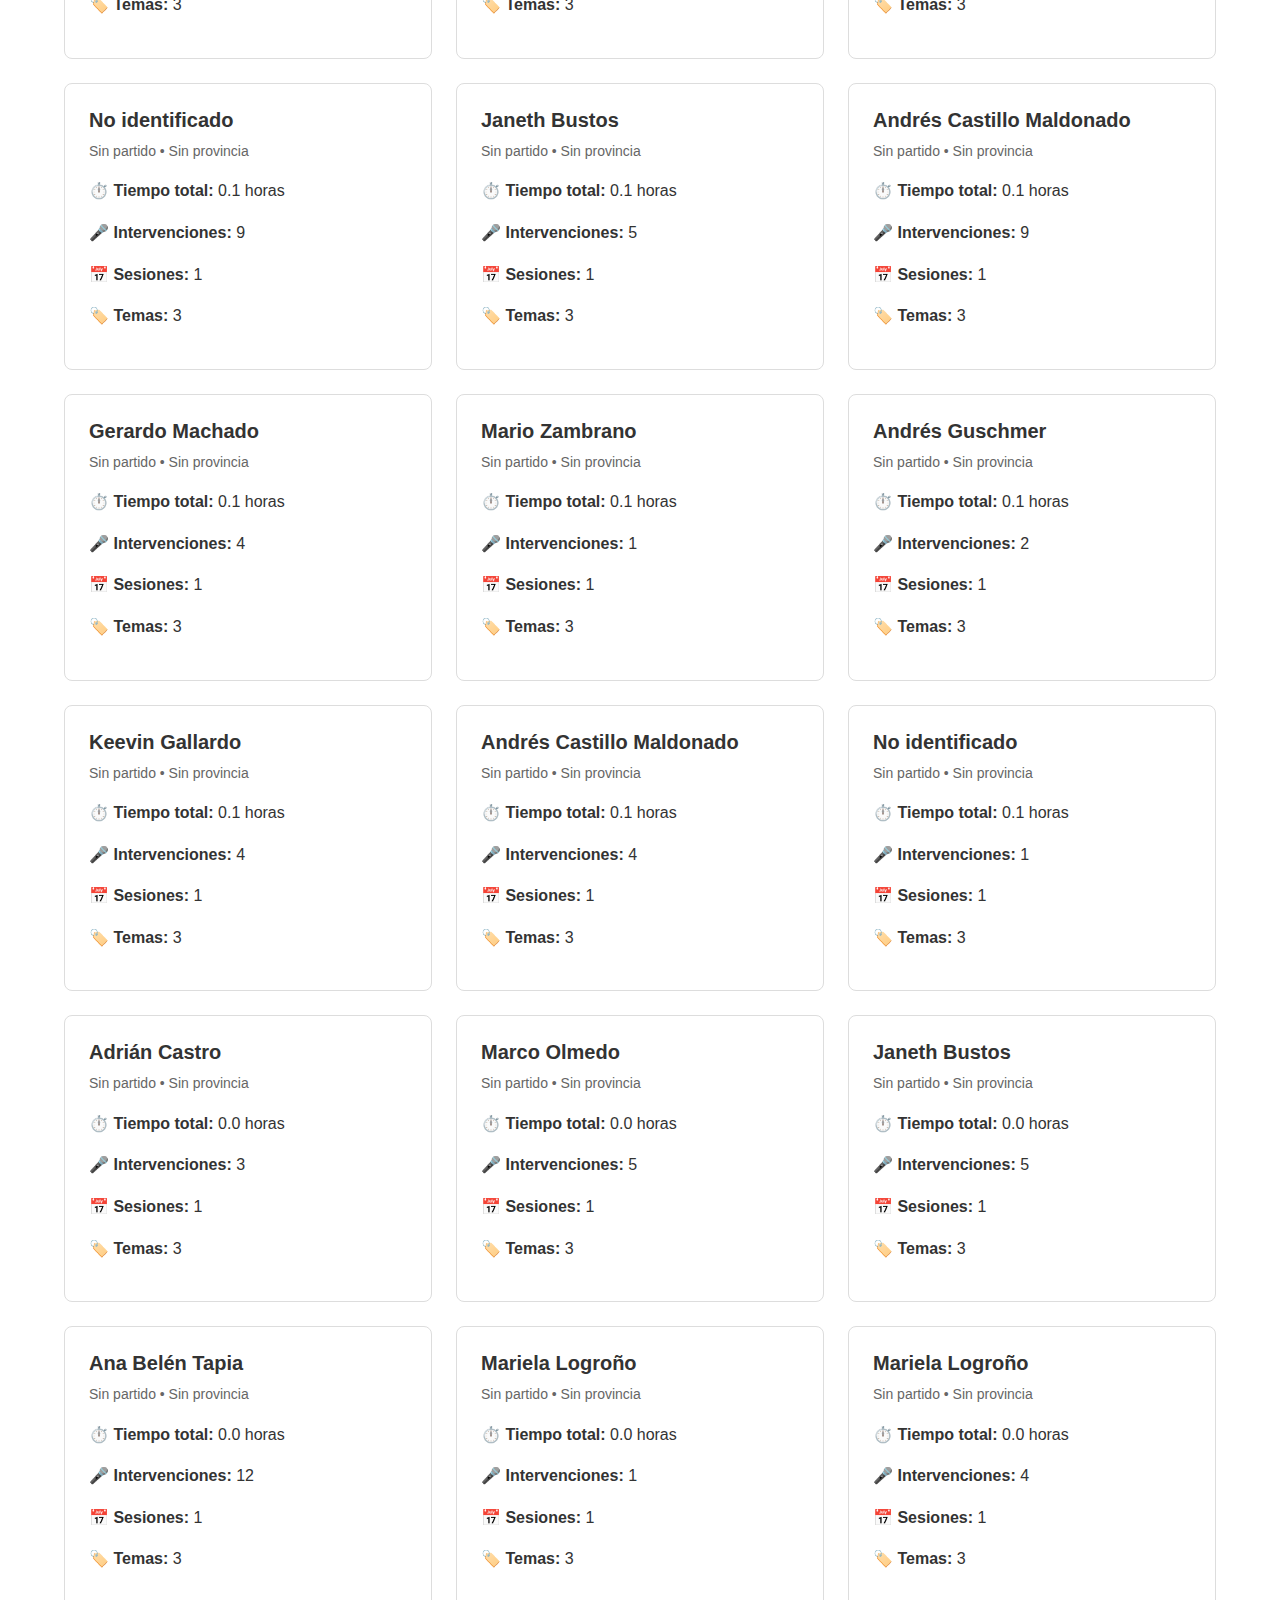
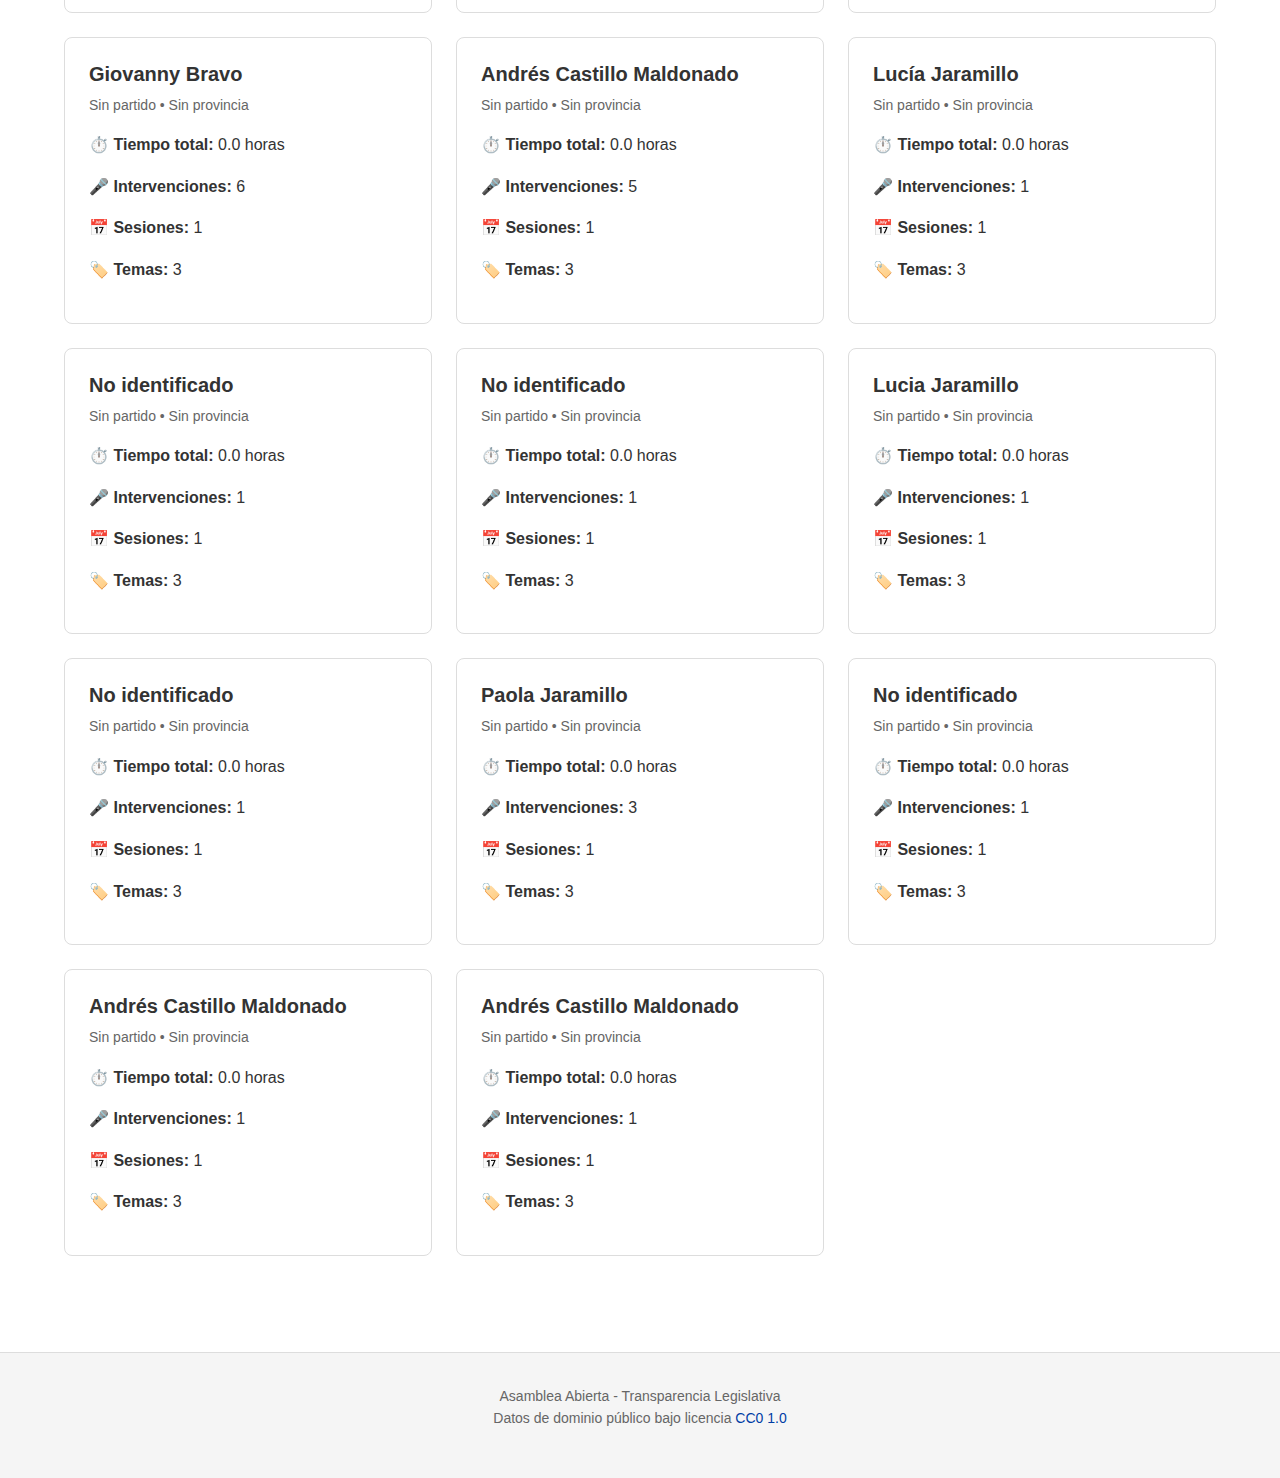
<file: docs/speakers.html>
<!DOCTYPE html>
<html lang="es">
<head>
    <meta charset="UTF-8">
    <meta name="viewport" content="width=device-width, initial-scale=1.0">
    <meta name="description" content="Directorio de asambleístas de Ecuador">
    <title>Asambleístas - Asamblea Abierta</title>
    <link rel="stylesheet" href="assets/css/main.css">
</head>
<body>
    <header>
        <div class="container">
            <h1>🏛️ Asamblea Abierta</h1>
            <nav>
                <ul>
                    <li><a href="index.html">Inicio</a></li>
                    <li><a href="sessions.html">Sesiones</a></li>
                    <li><a href="speakers.html">Asambleístas</a></li>
                    <li><a href="topics.html">Temas</a></li>
                    <li><a href="download.html">Descargas</a></li>
                </ul>
            </nav>
        </div>
    </header>

    <section class="section">
        <div class="container">
            <h1>Asambleístas</h1>
            <p>Estadísticas de participación de los asambleístas en sesiones procesadas</p>

            <div class="search-bar mt-4">
                <input
                    type="text"
                    id="search-input"
                    placeholder="Buscar asambleísta por nombre..."
                    autocomplete="off"
                >
            </div>

            <div class="mt-4">
                <label for="filter-party">Filtrar por partido:</label>
                <select id="filter-party" style="padding: 0.5rem; margin-left: 0.5rem;">
                    <option value="">Todos los partidos</option>
                </select>

                <label for="sort-by" style="margin-left: 1rem;">Ordenar por:</label>
                <select id="sort-by" style="padding: 0.5rem; margin-left: 0.5rem;">
                    <option value="time-desc">Tiempo de participación (mayor)</option>
                    <option value="sessions-desc">Sesiones asistidas (mayor)</option>
                    <option value="name-asc">Nombre (A-Z)</option>
                </select>
            </div>

            <div id="speakers-count" class="mt-2" style="color: var(--text-light);">
                Cargando asambleístas...
            </div>

            <div id="speakers-list" class="card-grid mt-4">
                <div class="card">
                    <h3 class="card-title">Cargando...</h3>
                    <p>Por favor espere...</p>
                </div>
            </div>

            <div id="no-results" style="display: none; text-align: center; padding: 2rem;">
                <h3>No se encontraron asambleístas</h3>
                <p>Intenta con otros criterios de búsqueda</p>
            </div>

            <div id="no-data" style="display: none; text-align: center; padding: 2rem;">
                <h3>Sin estadísticas disponibles</h3>
                <p>Las estadísticas se generarán una vez que se procesen las sesiones.</p>
                <p class="mt-2">Mientras tanto, puedes ver el
                    <a href="./data/speakers/asambleistas.json" target="_blank">listado completo de asambleístas</a>.
                </p>
            </div>
        </div>
    </section>

    <footer>
        <div class="container">
            <p>
                Asamblea Abierta - Transparencia Legislativa<br>
                Datos de dominio público bajo licencia <a href="https://creativecommons.org/publicdomain/zero/1.0/" target="_blank">CC0 1.0</a>
            </p>
        </div>
    </footer>

    <script>
        let allSpeakers = [];
        let filteredSpeakers = [];

        document.addEventListener('DOMContentLoaded', () => {
            loadSpeakers();
            setupEventListeners();
        });

        function setupEventListeners() {
            document.getElementById('search-input').addEventListener('input', filterSpeakers);
            document.getElementById('filter-party').addEventListener('change', filterSpeakers);
            document.getElementById('sort-by').addEventListener('change', sortAndDisplaySpeakers);
        }

        async function loadSpeakers() {
            try {
                const response = await fetch('./data/stats/all-time.json');

                if (!response.ok) {
                    document.getElementById('no-data').style.display = 'block';
                    document.getElementById('speakers-list').style.display = 'none';
                    document.getElementById('speakers-count').textContent = '';
                    return;
                }

                const stats = await response.json();
                allSpeakers = stats.speaker_stats || [];
                filteredSpeakers = [...allSpeakers];

                if (allSpeakers.length === 0) {
                    document.getElementById('no-data').style.display = 'block';
                    document.getElementById('speakers-list').style.display = 'none';
                    document.getElementById('speakers-count').textContent = '';
                    return;
                }

                populatePartyFilter();
                sortAndDisplaySpeakers();

            } catch (error) {
                console.error('Error loading speakers:', error);
                document.getElementById('no-data').style.display = 'block';
                document.getElementById('speakers-list').style.display = 'none';
            }
        }

        function populatePartyFilter() {
            const parties = new Set();
            allSpeakers.forEach(speaker => {
                if (speaker.party) parties.add(speaker.party);
            });

            const select = document.getElementById('filter-party');
            Array.from(parties).sort().forEach(party => {
                const option = document.createElement('option');
                option.value = party;
                option.textContent = party;
                select.appendChild(option);
            });
        }

        function filterSpeakers() {
            const searchTerm = document.getElementById('search-input').value.toLowerCase();
            const selectedParty = document.getElementById('filter-party').value;

            filteredSpeakers = allSpeakers.filter(speaker => {
                const matchesSearch = !searchTerm || speaker.name.toLowerCase().includes(searchTerm);
                const matchesParty = !selectedParty || speaker.party === selectedParty;
                return matchesSearch && matchesParty;
            });

            sortAndDisplaySpeakers();
        }

        function sortAndDisplaySpeakers() {
            const sortBy = document.getElementById('sort-by').value;

            filteredSpeakers.sort((a, b) => {
                switch (sortBy) {
                    case 'time-desc':
                        return b.total_time - a.total_time;
                    case 'sessions-desc':
                        return b.sessions_attended - a.sessions_attended;
                    case 'name-asc':
                        return a.name.localeCompare(b.name);
                    default:
                        return 0;
                }
            });

            displaySpeakers();
        }

        function displaySpeakers() {
            const container = document.getElementById('speakers-list');
            const countElement = document.getElementById('speakers-count');
            const noResults = document.getElementById('no-results');

            if (filteredSpeakers.length === 0) {
                container.style.display = 'none';
                noResults.style.display = 'block';
                countElement.textContent = '';
                return;
            }

            container.style.display = 'grid';
            noResults.style.display = 'none';
            countElement.textContent = `Mostrando ${filteredSpeakers.length} de ${allSpeakers.length} asambleístas`;

            container.innerHTML = '';

            filteredSpeakers.forEach(speaker => {
                const card = createSpeakerCard(speaker);
                container.appendChild(card);
            });
        }

        function createSpeakerCard(speaker) {
            const card = document.createElement('div');
            card.className = 'card';

            const totalMinutes = Math.round(speaker.total_time / 60);
            const totalHours = (totalMinutes / 60).toFixed(1);

            card.innerHTML = `
                <h3 class="card-title">${speaker.name}</h3>
                <p class="card-meta">
                    ${speaker.party || 'Sin partido'} • ${speaker.province || 'Sin provincia'}
                </p>
                <div class="card-content">
                    <p><strong>⏱️ Tiempo total:</strong> ${totalHours} horas</p>
                    <p><strong>🎤 Intervenciones:</strong> ${speaker.total_interventions}</p>
                    <p><strong>📅 Sesiones:</strong> ${speaker.sessions_attended}</p>
                    <p><strong>🏷️ Temas:</strong> ${speaker.topics_discussed}</p>
                </div>
            `;

            return card;
        }
    </script>
</body>
</html>
</file>
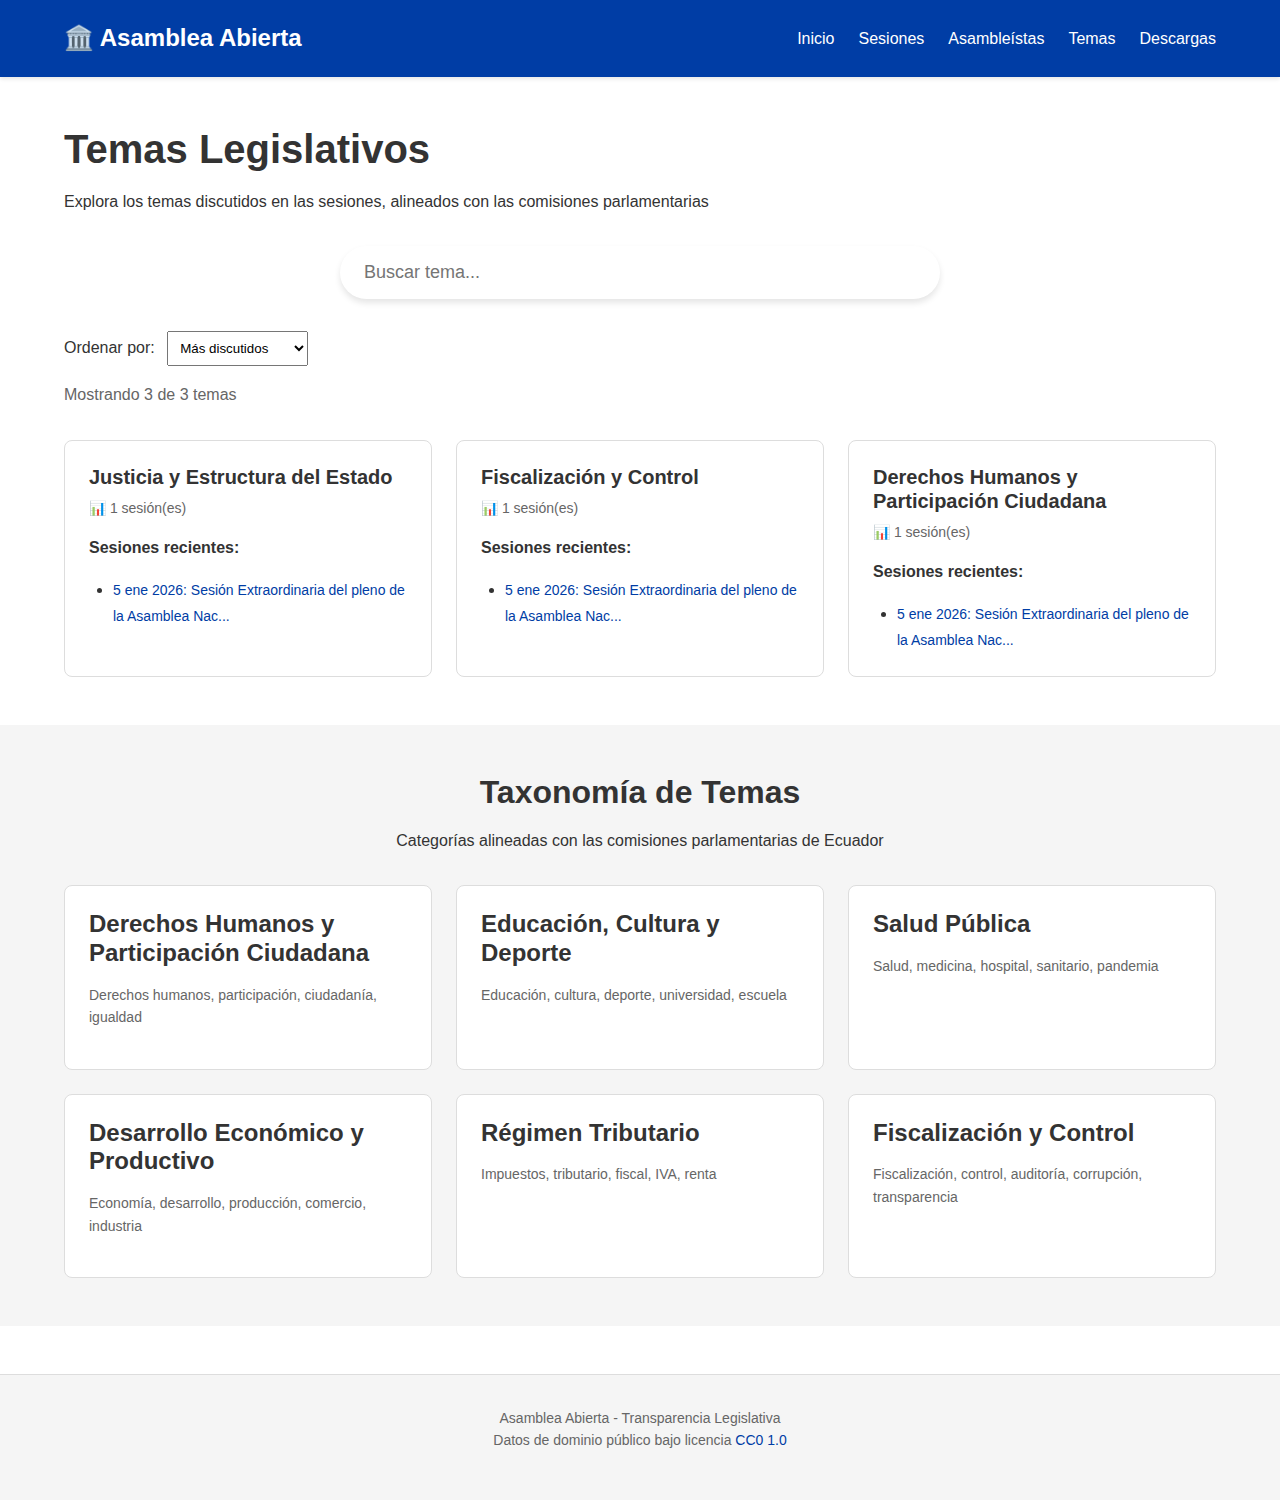
<file: docs/topics.html>
<!DOCTYPE html>
<html lang="es">
<head>
    <meta charset="UTF-8">
    <meta name="viewport" content="width=device-width, initial-scale=1.0">
    <meta name="description" content="Explora temas discutidos en la Asamblea Nacional">
    <title>Temas - Asamblea Abierta</title>
    <link rel="stylesheet" href="assets/css/main.css">
</head>
<body>
    <header>
        <div class="container">
            <h1>🏛️ Asamblea Abierta</h1>
            <nav>
                <ul>
                    <li><a href="index.html">Inicio</a></li>
                    <li><a href="sessions.html">Sesiones</a></li>
                    <li><a href="speakers.html">Asambleístas</a></li>
                    <li><a href="topics.html">Temas</a></li>
                    <li><a href="download.html">Descargas</a></li>
                </ul>
            </nav>
        </div>
    </header>

    <section class="section">
        <div class="container">
            <h1>Temas Legislativos</h1>
            <p>Explora los temas discutidos en las sesiones, alineados con las comisiones parlamentarias</p>

            <div class="search-bar mt-4">
                <input
                    type="text"
                    id="search-input"
                    placeholder="Buscar tema..."
                    autocomplete="off"
                >
            </div>

            <div class="mt-4">
                <label for="sort-by">Ordenar por:</label>
                <select id="sort-by" style="padding: 0.5rem; margin-left: 0.5rem;">
                    <option value="count-desc">Más discutidos</option>
                    <option value="count-asc">Menos discutidos</option>
                    <option value="name-asc">Nombre (A-Z)</option>
                </select>
            </div>

            <div id="topics-count" class="mt-2" style="color: var(--text-light);">
                Cargando temas...
            </div>

            <div id="topics-list" class="card-grid mt-4">
                <div class="card">
                    <h3 class="card-title">Cargando...</h3>
                    <p>Por favor espere...</p>
                </div>
            </div>

            <div id="no-results" style="display: none; text-align: center; padding: 2rem;">
                <h3>No se encontraron temas</h3>
                <p>Intenta con otros criterios de búsqueda</p>
            </div>

            <div id="no-data" style="display: none; text-align: center; padding: 2rem;">
                <h3>Sin temas disponibles</h3>
                <p>Los temas se generarán automáticamente al procesar las sesiones.</p>
            </div>
        </div>
    </section>

    <section class="section" style="background-color: var(--bg-light);">
        <div class="container">
            <h2 class="text-center">Taxonomía de Temas</h2>
            <p class="text-center">Categorías alineadas con las comisiones parlamentarias de Ecuador</p>

            <div class="card-grid mt-4">
                <div class="card">
                    <h4>Derechos Humanos y Participación Ciudadana</h4>
                    <p style="font-size: 0.875rem; color: var(--text-light);">
                        Derechos humanos, participación, ciudadanía, igualdad
                    </p>
                </div>
                <div class="card">
                    <h4>Educación, Cultura y Deporte</h4>
                    <p style="font-size: 0.875rem; color: var(--text-light);">
                        Educación, cultura, deporte, universidad, escuela
                    </p>
                </div>
                <div class="card">
                    <h4>Salud Pública</h4>
                    <p style="font-size: 0.875rem; color: var(--text-light);">
                        Salud, medicina, hospital, sanitario, pandemia
                    </p>
                </div>
                <div class="card">
                    <h4>Desarrollo Económico y Productivo</h4>
                    <p style="font-size: 0.875rem; color: var(--text-light);">
                        Economía, desarrollo, producción, comercio, industria
                    </p>
                </div>
                <div class="card">
                    <h4>Régimen Tributario</h4>
                    <p style="font-size: 0.875rem; color: var(--text-light);">
                        Impuestos, tributario, fiscal, IVA, renta
                    </p>
                </div>
                <div class="card">
                    <h4>Fiscalización y Control</h4>
                    <p style="font-size: 0.875rem; color: var(--text-light);">
                        Fiscalización, control, auditoría, corrupción, transparencia
                    </p>
                </div>
            </div>
        </div>
    </section>

    <footer>
        <div class="container">
            <p>
                Asamblea Abierta - Transparencia Legislativa<br>
                Datos de dominio público bajo licencia <a href="https://creativecommons.org/publicdomain/zero/1.0/" target="_blank">CC0 1.0</a>
            </p>
        </div>
    </footer>

    <script>
        let allTopics = [];
        let filteredTopics = [];

        document.addEventListener('DOMContentLoaded', () => {
            loadTopics();
            setupEventListeners();
        });

        function setupEventListeners() {
            document.getElementById('search-input').addEventListener('input', filterTopics);
            document.getElementById('sort-by').addEventListener('change', sortAndDisplayTopics);
        }

        async function loadTopics() {
            try {
                const response = await fetch('./data/stats/all-time.json');

                if (!response.ok) {
                    document.getElementById('no-data').style.display = 'block';
                    document.getElementById('topics-list').style.display = 'none';
                    document.getElementById('topics-count').textContent = '';
                    return;
                }

                const stats = await response.json();
                allTopics = stats.topic_stats || [];
                filteredTopics = [...allTopics];

                if (allTopics.length === 0) {
                    document.getElementById('no-data').style.display = 'block';
                    document.getElementById('topics-list').style.display = 'none';
                    document.getElementById('topics-count').textContent = '';
                    return;
                }

                sortAndDisplayTopics();

            } catch (error) {
                console.error('Error loading topics:', error);
                document.getElementById('no-data').style.display = 'block';
                document.getElementById('topics-list').style.display = 'none';
            }
        }

        function filterTopics() {
            const searchTerm = document.getElementById('search-input').value.toLowerCase();

            filteredTopics = allTopics.filter(topic =>
                topic.topic.toLowerCase().includes(searchTerm)
            );

            sortAndDisplayTopics();
        }

        function sortAndDisplayTopics() {
            const sortBy = document.getElementById('sort-by').value;

            filteredTopics.sort((a, b) => {
                switch (sortBy) {
                    case 'count-desc':
                        return b.count - a.count;
                    case 'count-asc':
                        return a.count - b.count;
                    case 'name-asc':
                        return a.topic.localeCompare(b.topic);
                    default:
                        return 0;
                }
            });

            displayTopics();
        }

        function displayTopics() {
            const container = document.getElementById('topics-list');
            const countElement = document.getElementById('topics-count');
            const noResults = document.getElementById('no-results');

            if (filteredTopics.length === 0) {
                container.style.display = 'none';
                noResults.style.display = 'block';
                countElement.textContent = '';
                return;
            }

            container.style.display = 'grid';
            noResults.style.display = 'none';
            countElement.textContent = `Mostrando ${filteredTopics.length} de ${allTopics.length} temas`;

            container.innerHTML = '';

            filteredTopics.forEach(topic => {
                const card = createTopicCard(topic);
                container.appendChild(card);
            });
        }

        function createTopicCard(topic) {
            const card = document.createElement('div');
            card.className = 'card';

            // Get recent sessions (limit to 3)
            const recentSessions = topic.sessions.slice(0, 3);
            const sessionsHTML = recentSessions.map(session => {
                const date = new Date(session.date).toLocaleDateString('es-EC', {
                    year: 'numeric',
                    month: 'short',
                    day: 'numeric'
                });
                return `<li><a href="${session.id}" style="font-size: 0.875rem;">${date}: ${session.title.substring(0, 50)}...</a></li>`;
            }).join('');

            card.innerHTML = `
                <h3 class="card-title">${topic.topic}</h3>
                <p class="card-meta">
                    📊 ${topic.count} sesión(es)
                </p>
                <div class="card-content">
                    <p><strong>Sesiones recientes:</strong></p>
                    <ul style="margin-left: 1.5rem; margin-top: 0.5rem;">
                        ${sessionsHTML}
                    </ul>
                    ${topic.count > 3 ? `<p class="mt-2" style="font-size: 0.875rem; color: var(--text-light);">y ${topic.count - 3} sesión(es) más...</p>` : ''}
                </div>
            `;

            return card;
        }
    </script>
</body>
</html>
</file>
<file: docs/assets/css/main.css>
/**
 * Asamblea Nacional Transparency Platform
 * Main Stylesheet
 */

/* ===== VARIABLES ===== */
:root {
  /* Colors */
  --primary-color: #003DA5;  /* Ecuador flag blue */
  --secondary-color: #FFDD00; /* Ecuador flag yellow */
  --text-color: #333333;
  --text-light: #666666;
  --bg-color: #FFFFFF;
  --bg-light: #F5F5F5;
  --border-color: #DDDDDD;
  --success-color: #28A745;
  --error-color: #DC3545;

  /* Typography */
  --font-family: -apple-system, BlinkMacSystemFont, 'Segoe UI', Roboto, 'Helvetica Neue', Arial, sans-serif;
  --font-size-base: 16px;
  --line-height-base: 1.6;

  /* Spacing */
  --spacing-xs: 0.5rem;
  --spacing-sm: 1rem;
  --spacing-md: 1.5rem;
  --spacing-lg: 2rem;
  --spacing-xl: 3rem;

  /* Breakpoints */
  --breakpoint-mobile: 768px;
  --breakpoint-tablet: 1024px;
}

/* ===== RESET ===== */
* {
  box-sizing: border-box;
  margin: 0;
  padding: 0;
}

/* ===== BASE STYLES ===== */
html {
  font-size: var(--font-size-base);
  scroll-behavior: smooth;
}

body {
  font-family: var(--font-family);
  line-height: var(--line-height-base);
  color: var(--text-color);
  background-color: var(--bg-color);
}

/* ===== TYPOGRAPHY ===== */
h1, h2, h3, h4, h5, h6 {
  margin-bottom: var(--spacing-sm);
  font-weight: 700;
  line-height: 1.2;
}

h1 {
  font-size: 2.5rem;
}

h2 {
  font-size: 2rem;
}

h3 {
  font-size: 1.75rem;
}

h4 {
  font-size: 1.5rem;
}

p {
  margin-bottom: var(--spacing-sm);
}

a {
  color: var(--primary-color);
  text-decoration: none;
  transition: color 0.2s;
}

a:hover {
  color: var(--secondary-color);
  text-decoration: underline;
}

/* ===== LAYOUT ===== */
.container {
  max-width: 1200px;
  margin: 0 auto;
  padding: 0 var(--spacing-md);
}

.section {
  padding: var(--spacing-xl) 0;
}

.section-header {
  text-align: center;
  margin-bottom: var(--spacing-lg);
}

/* ===== HEADER ===== */
header {
  background-color: var(--primary-color);
  color: white;
  padding: var(--spacing-md) 0;
  box-shadow: 0 2px 4px rgba(0, 0, 0, 0.1);
}

header .container {
  display: flex;
  justify-content: space-between;
  align-items: center;
}

header h1 {
  margin: 0;
  font-size: 1.5rem;
}

header nav ul {
  list-style: none;
  display: flex;
  gap: var(--spacing-md);
}

header nav a {
  color: white;
  text-decoration: none;
  transition: opacity 0.2s;
}

header nav a:hover {
  opacity: 0.8;
  text-decoration: none;
}

/* ===== HERO SECTION ===== */
.hero {
  background: linear-gradient(135deg, var(--primary-color) 0%, #002B73 100%);
  color: white;
  padding: var(--spacing-xl) 0;
  text-align: center;
}

.hero h1 {
  font-size: 3rem;
  margin-bottom: var(--spacing-sm);
}

.hero p {
  font-size: 1.25rem;
  margin-bottom: var(--spacing-lg);
  opacity: 0.9;
}

/* ===== SEARCH BAR ===== */
.search-bar {
  max-width: 600px;
  margin: 0 auto;
}

.search-bar input {
  width: 100%;
  padding: var(--spacing-sm) var(--spacing-md);
  font-size: 1.125rem;
  border: none;
  border-radius: 50px;
  outline: none;
  box-shadow: 0 4px 6px rgba(0, 0, 0, 0.1);
}

/* ===== CARDS ===== */
.card-grid {
  display: grid;
  grid-template-columns: repeat(auto-fit, minmax(300px, 1fr));
  gap: var(--spacing-md);
  margin-top: var(--spacing-lg);
}

.card {
  background: white;
  border: 1px solid var(--border-color);
  border-radius: 8px;
  padding: var(--spacing-md);
  transition: transform 0.2s, box-shadow 0.2s;
}

.card:hover {
  transform: translateY(-4px);
  box-shadow: 0 4px 12px rgba(0, 0, 0, 0.1);
}

.card-title {
  font-size: 1.25rem;
  margin-bottom: var(--spacing-xs);
}

.card-meta {
  color: var(--text-light);
  font-size: 0.875rem;
  margin-bottom: var(--spacing-sm);
}

.card-content p {
  color: var(--text-color);
  margin-bottom: var(--spacing-sm);
}

/* ===== STATS ===== */
.stats-grid {
  display: grid;
  grid-template-columns: repeat(auto-fit, minmax(200px, 1fr));
  gap: var(--spacing-md);
  margin-top: var(--spacing-lg);
}

.stat-card {
  background: var(--bg-light);
  border-radius: 8px;
  padding: var(--spacing-md);
  text-align: center;
}

.stat-number {
  font-size: 2.5rem;
  font-weight: 700;
  color: var(--primary-color);
  margin-bottom: var(--spacing-xs);
}

.stat-label {
  color: var(--text-light);
  font-size: 0.875rem;
  text-transform: uppercase;
}

/* ===== BUTTONS ===== */
.btn {
  display: inline-block;
  padding: var(--spacing-sm) var(--spacing-md);
  background-color: var(--primary-color);
  color: white;
  border: none;
  border-radius: 4px;
  font-size: 1rem;
  cursor: pointer;
  text-decoration: none;
  transition: background-color 0.2s;
}

.btn:hover {
  background-color: #002B73;
  text-decoration: none;
}

.btn-secondary {
  background-color: var(--secondary-color);
  color: var(--text-color);
}

.btn-secondary:hover {
  background-color: #E6C700;
}

/* ===== FOOTER ===== */
footer {
  background-color: var(--bg-light);
  padding: var(--spacing-lg) 0;
  margin-top: var(--spacing-xl);
  border-top: 1px solid var(--border-color);
}

footer .container {
  text-align: center;
}

footer p {
  color: var(--text-light);
  font-size: 0.875rem;
}

/* ===== RESPONSIVE ===== */
@media (max-width: 768px) {
  header .container {
    flex-direction: column;
    gap: var(--spacing-sm);
  }

  header nav ul {
    flex-direction: column;
    gap: var(--spacing-xs);
    text-align: center;
  }

  .hero h1 {
    font-size: 2rem;
  }

  .hero p {
    font-size: 1rem;
  }

  .card-grid {
    grid-template-columns: 1fr;
  }
}

/* ===== UTILITY CLASSES ===== */
.text-center {
  text-align: center;
}

.mt-1 { margin-top: var(--spacing-xs); }
.mt-2 { margin-top: var(--spacing-sm); }
.mt-3 { margin-top: var(--spacing-md); }
.mt-4 { margin-top: var(--spacing-lg); }

.mb-1 { margin-bottom: var(--spacing-xs); }
.mb-2 { margin-bottom: var(--spacing-sm); }
.mb-3 { margin-bottom: var(--spacing-md); }
.mb-4 { margin-bottom: var(--spacing-lg); }
</file>
